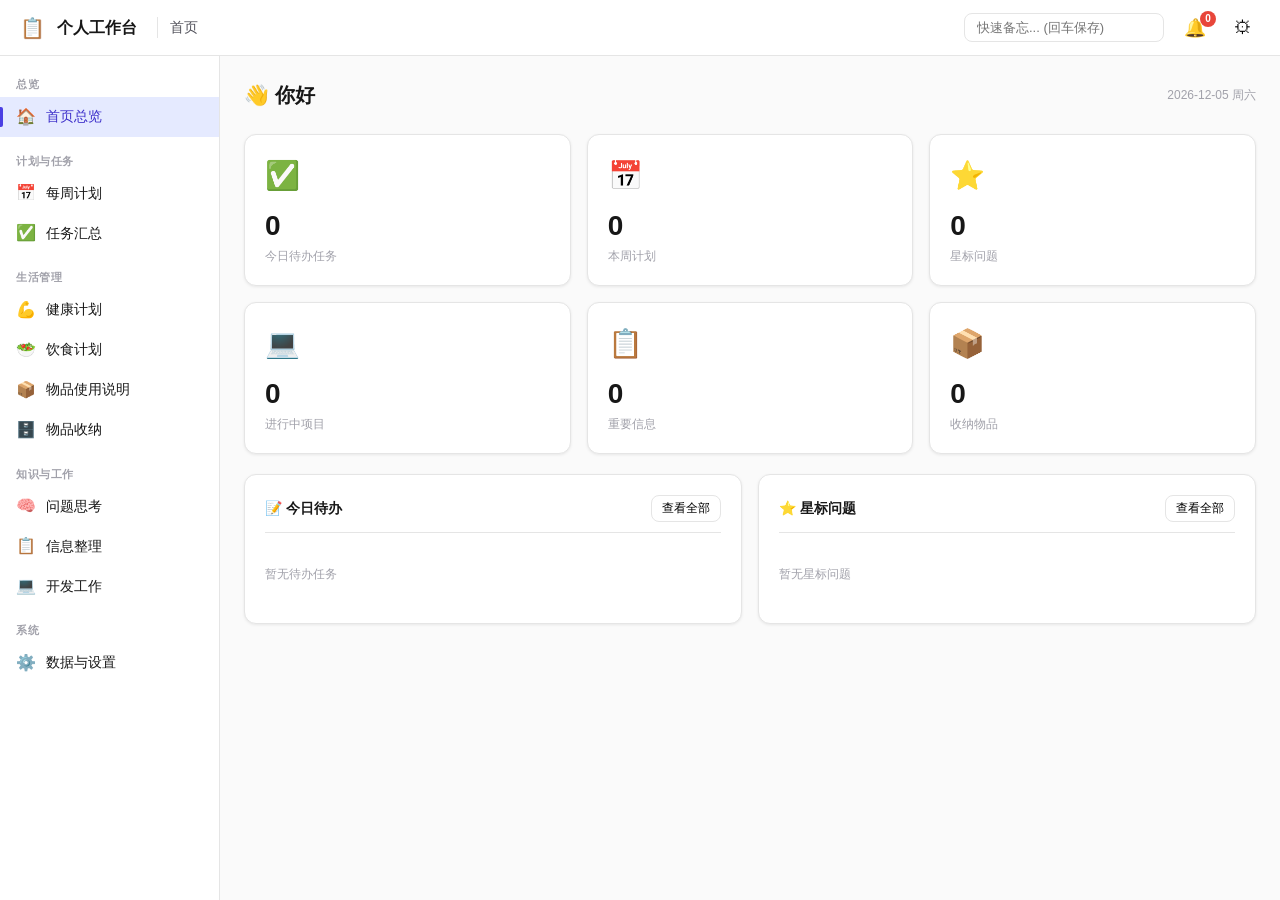
<file: 6aeed3367725e3d0b3f83de0/index.html>
<!DOCTYPE html>
<html lang="zh-CN">
<head>
    <meta charset="UTF-8">
    <meta name="viewport" content="width=device-width, initial-scale=1.0">
    <title>个人工作台</title>
    <link rel="stylesheet" href="css/style.css">
</head>
<body>
    <div id="app">
        <!-- 顶部工具栏 -->
        <header class="topbar">
            <div class="topbar-left">
                <span class="app-logo">📋</span>
                <span class="app-title">个人工作台</span>
                <span class="page-title" id="pageTitle">首页总览</span>
            </div>
            <div class="topbar-right">
                <div class="quick-memo">
                    <input type="text" id="quickMemoInput" placeholder="快速备忘... (回车保存)" />
                </div>
                <button class="icon-btn" id="reminderBtn" title="提醒">
                    🔔<span class="badge" id="reminderBadge">0</span>
                </button>
                <button class="icon-btn" id="settingsBtn" title="设置">⚙</button>
            </div>
        </header>

        <div class="main-container">
            <!-- 左侧导航栏 -->
            <nav class="sidebar" id="sidebar">
                <!-- 导航项由JS动态生成 -->
            </nav>

            <!-- 主内容区 -->
            <main class="content" id="mainContent">
                <!-- 模块内容由JS动态渲染 -->
            </main>
        </div>
    </div>

    <!-- 模态框容器 -->
    <div id="modalContainer"></div>

    <!-- 提示消息 -->
    <div id="toastContainer"></div>

    <script src="js/db.js"></script>
    <script src="js/router.js"></script>
    <script src="js/utils.js"></script>
    <script src="js/modules/settings.js"></script>
    <script src="js/modules/weekly.js"></script>
    <script src="js/modules/tasks.js"></script>
    <script src="js/modules/health.js"></script>
    <script src="js/modules/diet.js"></script>
    <script src="js/modules/knowledge.js"></script>
    <script src="js/modules/info.js"></script>
    <script src="js/modules/dev.js"></script>
    <script src="js/modules/items.js"></script>
    <script src="js/modules/storage.js"></script>
    <script src="js/modules/home.js"></script>
    <script src="js/app.js"></script>
</body>
</html>
</file>
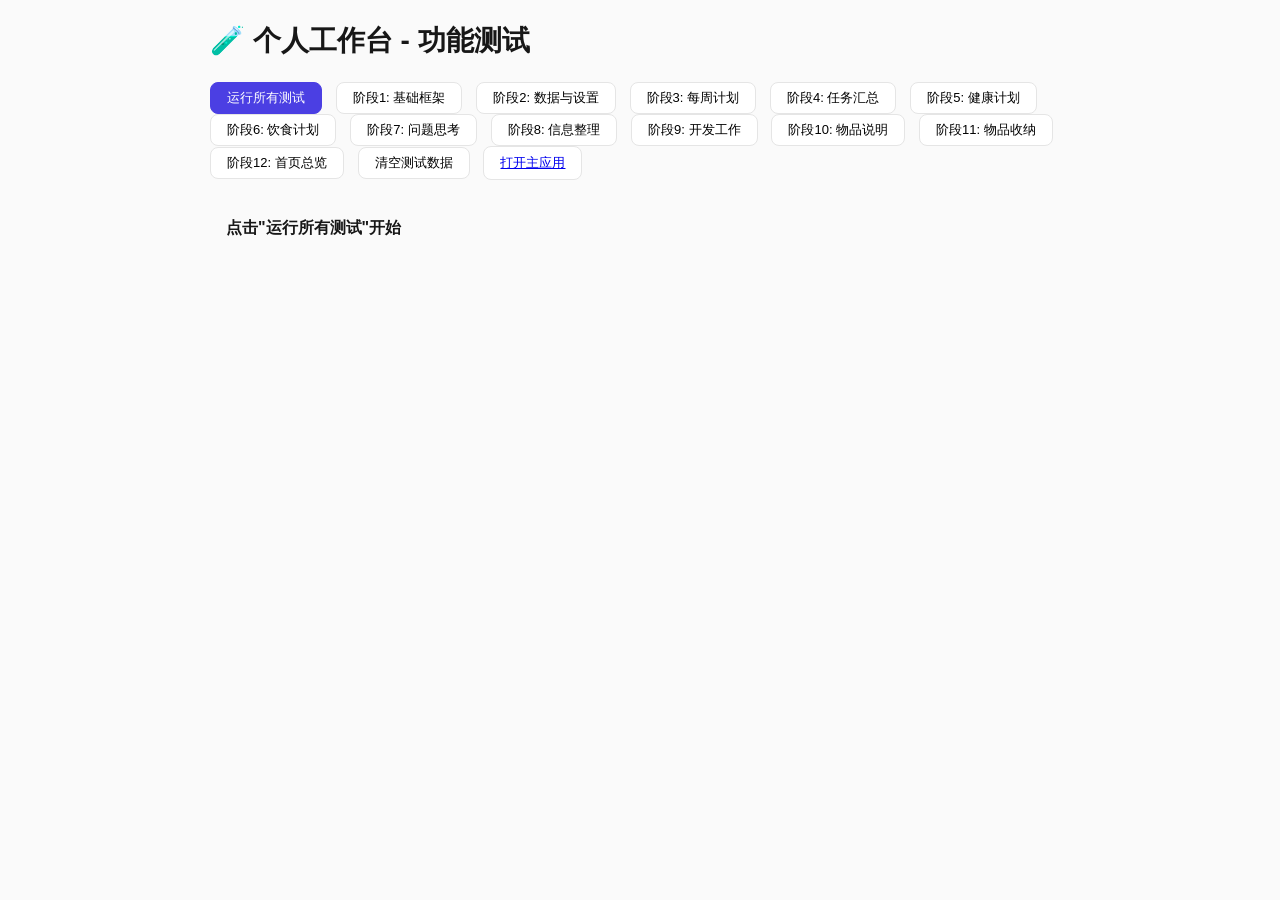
<file: 6aeed3367725e3d0b3f83de0/test.html>
<!DOCTYPE html>
<html lang="zh-CN">
<head>
    <meta charset="UTF-8">
    <meta name="viewport" content="width=device-width, initial-scale=1.0">
    <title>测试 - 个人工作台</title>
    <link rel="stylesheet" href="css/style.css">
    <style>
        .test-container {
            max-width: 900px;
            margin: 0 auto;
            padding: 20px;
        }
        .test-result {
            margin-bottom: 24px;
        }
        .test-phase {
            font-size: 16px;
            font-weight: 600;
            margin-bottom: 12px;
            padding-bottom: 8px;
            border-bottom: 2px solid var(--border);
        }
        .test-case {
            display: flex;
            align-items: center;
            gap: 10px;
            padding: 8px 12px;
            border-radius: var(--radius);
            margin-bottom: 4px;
            font-size: 13px;
        }
        .test-case.pass {
            background: #D1FAE5;
            color: #065F46;
        }
        .test-case.fail {
            background: #FEE2E2;
            color: #991B1B;
        }
        .test-case .status {
            font-weight: 600;
            min-width: 50px;
        }
        .test-summary {
            padding: 16px;
            border-radius: var(--radius-md);
            margin-bottom: 24px;
            font-weight: 600;
            font-size: 16px;
        }
        .test-summary.all-pass {
            background: #D1FAE5;
            color: #065F46;
        }
        .test-summary.has-fail {
            background: #FEE2E2;
            color: #991B1B;
        }
        .test-error {
            font-size: 12px;
            margin-left: 60px;
            font-family: monospace;
            white-space: pre-wrap;
        }
        .test-btn {
            margin-right: 10px;
        }
    </style>
</head>
<body>
    <div class="test-container">
        <h1 style="margin-bottom:20px;">🧪 个人工作台 - 功能测试</h1>

        <div style="margin-bottom:20px;">
            <button class="btn btn-primary test-btn" id="runAllBtn">运行所有测试</button>
            <button class="btn test-btn" id="runPhase1Btn">阶段1: 基础框架</button>
            <button class="btn test-btn" id="runPhase2Btn">阶段2: 数据与设置</button>
            <button class="btn test-btn" id="runPhase3Btn">阶段3: 每周计划</button>
            <button class="btn test-btn" id="runPhase4Btn">阶段4: 任务汇总</button>
            <button class="btn test-btn" id="runPhase5Btn">阶段5: 健康计划</button>
            <button class="btn test-btn" id="runPhase6Btn">阶段6: 饮食计划</button>
            <button class="btn test-btn" id="runPhase7Btn">阶段7: 问题思考</button>
            <button class="btn test-btn" id="runPhase8Btn">阶段8: 信息整理</button>
            <button class="btn test-btn" id="runPhase9Btn">阶段9: 开发工作</button>
            <button class="btn test-btn" id="runPhase10Btn">阶段10: 物品说明</button>
            <button class="btn test-btn" id="runPhase11Btn">阶段11: 物品收纳</button>
            <button class="btn test-btn" id="runPhase12Btn">阶段12: 首页总览</button>
            <button class="btn test-btn" id="clearTestDataBtn">清空测试数据</button>
            <a class="btn" href="index.html" target="_blank">打开主应用</a>
        </div>

        <div id="summary" class="test-summary">
            点击"运行所有测试"开始
        </div>

        <div id="results"></div>
    </div>

    <div id="toastContainer"></div>
    <div id="modalContainer"></div>

    <script src="js/db.js"></script>
    <script src="js/utils.js"></script>
    <script src="js/modules/settings.js"></script>
    <script src="js/modules/weekly.js"></script>
    <script src="js/modules/tasks.js"></script>
    <script src="js/modules/health.js"></script>
    <script src="js/modules/diet.js"></script>
    <script src="js/modules/knowledge.js"></script>
    <script src="js/modules/info.js"></script>
    <script src="js/modules/dev.js"></script>
    <script src="js/modules/items.js"></script>
    <script src="js/modules/storage.js"></script>
    <script src="js/modules/home.js"></script>
    <script src="js/tests.js"></script>
</body>
</html>
</file>
<file: 6aeed3367725e3d0b3f83de0/css/style.css>
/* ========== 基础重置 ========== */
* {
    margin: 0;
    padding: 0;
    box-sizing: border-box;
}

:root {
    --primary: #4B3FE3;
    --primary-light: #E5EAFF;
    --primary-dark: #3C2ECA;
    --success: #1DC981;
    --warning: #EFAA17;
    --danger: #E8463A;
    --info: #22A5F7;
    --text: #171717;
    --text-secondary: #52525B;
    --text-muted: #A1A1AA;
    --border: #E5E5E5;
    --border-light: #F0F0F0;
    --bg: #FAFAFA;
    --bg-card: #FFFFFF;
    --bg-hover: #F5F5F5;
    --bg-muted: #F0F0F0;
    --shadow: 0 1px 3px rgba(0,0,0,0.08);
    --shadow-md: 0 4px 12px rgba(0,0,0,0.1);
    --radius: 8px;
    --radius-md: 12px;
    --sidebar-width: 220px;
    --topbar-height: 56px;
}

body {
    font-family: -apple-system, BlinkMacSystemFont, "Segoe UI", "PingFang SC", "Microsoft YaHei", sans-serif;
    font-size: 14px;
    color: var(--text);
    background: var(--bg);
    line-height: 1.5;
    overflow: hidden;
}

/* ========== 整体布局 ========== */
#app {
    display: flex;
    flex-direction: column;
    height: 100vh;
    width: 100vw;
}

.main-container {
    display: flex;
    flex: 1;
    overflow: hidden;
}

/* ========== 顶部栏 ========== */
.topbar {
    height: var(--topbar-height);
    background: var(--bg-card);
    border-bottom: 1px solid var(--border);
    display: flex;
    align-items: center;
    justify-content: space-between;
    padding: 0 20px;
    flex-shrink: 0;
}

.topbar-left {
    display: flex;
    align-items: center;
    gap: 12px;
}

.app-logo {
    font-size: 20px;
}

.app-title {
    font-weight: 600;
    font-size: 16px;
}

.page-title {
    color: var(--text-secondary);
    font-size: 14px;
    margin-left: 8px;
    padding-left: 12px;
    border-left: 1px solid var(--border);
}

.topbar-right {
    display: flex;
    align-items: center;
    gap: 12px;
}

.quick-memo input {
    width: 200px;
    padding: 6px 12px;
    border: 1px solid var(--border);
    border-radius: var(--radius);
    font-size: 13px;
    outline: none;
    transition: border-color 0.2s;
}

.quick-memo input:focus {
    border-color: var(--primary);
}

.icon-btn {
    position: relative;
    background: none;
    border: none;
    font-size: 18px;
    cursor: pointer;
    padding: 4px 8px;
    border-radius: var(--radius);
    transition: background 0.2s;
}

.icon-btn:hover {
    background: var(--bg-hover);
}

.badge {
    position: absolute;
    top: -2px;
    right: -2px;
    background: var(--danger);
    color: white;
    font-size: 10px;
    font-weight: 600;
    min-width: 16px;
    height: 16px;
    border-radius: 8px;
    display: flex;
    align-items: center;
    justify-content: center;
    padding: 0 4px;
}

/* ========== 侧边栏 ========== */
.sidebar {
    width: var(--sidebar-width);
    background: var(--bg-card);
    border-right: 1px solid var(--border);
    overflow-y: auto;
    padding: 12px 0;
    flex-shrink: 0;
}

.nav-group {
    margin-bottom: 8px;
}

.nav-group-label {
    font-size: 11px;
    font-weight: 600;
    color: var(--text-muted);
    text-transform: uppercase;
    letter-spacing: 0.5px;
    padding: 8px 16px 4px;
}

.nav-item {
    display: flex;
    align-items: center;
    gap: 10px;
    padding: 8px 16px;
    cursor: pointer;
    transition: background 0.15s;
    position: relative;
    font-size: 14px;
}

.nav-item:hover {
    background: var(--bg-hover);
}

.nav-item.active {
    background: var(--primary-light);
    color: var(--primary-dark);
    font-weight: 500;
}

.nav-item.active::before {
    content: '';
    position: absolute;
    left: 0;
    top: 50%;
    transform: translateY(-50%);
    width: 3px;
    height: 20px;
    background: var(--primary);
    border-radius: 0 2px 2px 0;
}

.nav-icon {
    font-size: 16px;
    width: 20px;
    text-align: center;
}

.nav-label {
    flex: 1;
}

.nav-badge {
    background: var(--danger);
    color: white;
    font-size: 10px;
    font-weight: 600;
    min-width: 18px;
    height: 18px;
    border-radius: 9px;
    display: flex;
    align-items: center;
    justify-content: center;
    padding: 0 5px;
}

/* ========== 主内容区 ========== */
.content {
    flex: 1;
    overflow-y: auto;
    padding: 24px;
}

.page-header {
    display: flex;
    align-items: center;
    justify-content: space-between;
    margin-bottom: 24px;
}

.page-title-lg {
    font-size: 20px;
    font-weight: 600;
}

.btn {
    padding: 6px 16px;
    border: 1px solid var(--border);
    border-radius: var(--radius);
    background: var(--bg-card);
    font-size: 13px;
    cursor: pointer;
    transition: all 0.2s;
    display: inline-flex;
    align-items: center;
    gap: 6px;
}

.btn:hover {
    background: var(--bg-hover);
}

.btn-primary {
    background: var(--primary);
    border-color: var(--primary);
    color: white;
}

.btn-primary:hover {
    background: var(--primary-dark);
    border-color: var(--primary-dark);
}

.btn-danger {
    background: var(--danger);
    border-color: var(--danger);
    color: white;
}

.btn-danger:hover {
    opacity: 0.9;
}

.btn-sm {
    padding: 4px 10px;
    font-size: 12px;
}

/* ========== 卡片 ========== */
.card {
    background: var(--bg-card);
    border: 1px solid var(--border);
    border-radius: var(--radius-md);
    padding: 20px;
    box-shadow: var(--shadow);
}

.card-header {
    display: flex;
    align-items: center;
    justify-content: space-between;
    margin-bottom: 16px;
}

.card-title {
    font-size: 15px;
    font-weight: 600;
}

.card-more {
    font-size: 13px;
    color: var(--primary);
    cursor: pointer;
}

.card-more:hover {
    text-decoration: underline;
}

/* ========== 标签 ========== */
.tag {
    display: inline-block;
    padding: 2px 8px;
    border-radius: 10px;
    font-size: 11px;
    font-weight: 500;
}

.tag-high {
    background: #FEE2E2;
    color: var(--danger);
}

.tag-mid {
    background: #FEF3C7;
    color: #D97706;
}

.tag-low {
    background: #D1FAE5;
    color: #059669;
}

.tag-weekly {
    background: var(--primary-light);
    color: var(--primary-dark);
}

.tag-dev {
    background: #DBEAFE;
    color: #2563EB;
}

.tag-health {
    background: #D1FAE5;
    color: #059669;
}

.tag-diet {
    background: #FEF3C7;
    color: #D97706;
}

.tag-items {
    background: #E5E7EB;
    color: #4B5563;
}

.tag-uncategorized {
    background: #F3E8FF;
    color: #7C3AED;
}

/* ========== 模态框 ========== */
.modal-overlay {
    position: fixed;
    top: 0;
    left: 0;
    right: 0;
    bottom: 0;
    background: rgba(0, 0, 0, 0.5);
    display: flex;
    align-items: center;
    justify-content: center;
    z-index: 1000;
}

.modal {
    background: var(--bg-card);
    border-radius: var(--radius-md);
    box-shadow: var(--shadow-md);
    max-width: 600px;
    width: 90%;
    max-height: 85vh;
    overflow-y: auto;
}

.modal-header {
    display: flex;
    align-items: center;
    justify-content: space-between;
    padding: 16px 20px;
    border-bottom: 1px solid var(--border);
}

.modal-title {
    font-size: 16px;
    font-weight: 600;
}

.modal-close {
    background: none;
    border: none;
    font-size: 20px;
    cursor: pointer;
    color: var(--text-secondary);
    padding: 4px;
    line-height: 1;
}

.modal-close:hover {
    color: var(--text);
}

.modal-body {
    padding: 20px;
}

.modal-footer {
    display: flex;
    justify-content: flex-end;
    gap: 10px;
    padding: 16px 20px;
    border-top: 1px solid var(--border);
}

/* ========== 表单 ========== */
.form-group {
    margin-bottom: 16px;
}

.form-label {
    display: block;
    font-size: 13px;
    font-weight: 500;
    margin-bottom: 6px;
    color: var(--text);
}

.form-input,
.form-textarea,
.form-select {
    width: 100%;
    padding: 8px 12px;
    border: 1px solid var(--border);
    border-radius: var(--radius);
    font-size: 13px;
    outline: none;
    transition: border-color 0.2s;
    font-family: inherit;
}

.form-input:focus,
.form-textarea:focus,
.form-select:focus {
    border-color: var(--primary);
}

.form-textarea {
    resize: vertical;
    min-height: 80px;
}

.form-row {
    display: flex;
    gap: 12px;
}

.form-row .form-group {
    flex: 1;
}

/* ========== Toast 提示 ========== */
#toastContainer {
    position: fixed;
    top: 70px;
    right: 20px;
    z-index: 2000;
    display: flex;
    flex-direction: column;
    gap: 8px;
}

.toast {
    padding: 10px 16px;
    border-radius: var(--radius);
    color: white;
    font-size: 13px;
    box-shadow: var(--shadow-md);
    animation: slideIn 0.3s ease;
}

.toast-success {
    background: var(--success);
}

.toast-error {
    background: var(--danger);
}

.toast-warning {
    background: var(--warning);
}

.toast-info {
    background: var(--info);
}

@keyframes slideIn {
    from {
        transform: translateX(100%);
        opacity: 0;
    }
    to {
        transform: translateX(0);
        opacity: 1;
    }
}

/* ========== 空状态 ========== */
.empty-state {
    text-align: center;
    padding: 40px 20px;
    color: var(--text-muted);
}

.empty-state-icon {
    font-size: 40px;
    margin-bottom: 12px;
}

.empty-state-text {
    font-size: 13px;
}

/* ========== 列表项 ========== */
.list-item {
    display: flex;
    align-items: center;
    padding: 10px 12px;
    border-radius: var(--radius);
    cursor: pointer;
    transition: background 0.15s;
    gap: 10px;
}

.list-item:hover {
    background: var(--bg-hover);
}

/* ========== Tab 标签 ========== */
.tabs {
    display: flex;
    border-bottom: 1px solid var(--border);
    margin-bottom: 20px;
    gap: 0;
}

.tab {
    padding: 10px 16px;
    cursor: pointer;
    font-size: 13px;
    color: var(--text-secondary);
    border-bottom: 2px solid transparent;
    margin-bottom: -1px;
    transition: all 0.2s;
}

.tab:hover {
    color: var(--text);
}

.tab.active {
    color: var(--primary);
    border-bottom-color: var(--primary);
    font-weight: 500;
}

/* ========== 复选框 ========== */
.checkbox {
    width: 16px;
    height: 16px;
    border: 1.5px solid var(--text-muted);
    border-radius: 3px;
    cursor: pointer;
    display: flex;
    align-items: center;
    justify-content: center;
    flex-shrink: 0;
    transition: all 0.15s;
}

.checkbox.checked {
    background: var(--success);
    border-color: var(--success);
}

.checkbox.checked::after {
    content: '✓';
    color: white;
    font-size: 10px;
    font-weight: bold;
}

/* ========== 拖拽 ========== */
.draggable {
    cursor: grab;
}

.draggable:active {
    cursor: grabbing;
}

.dragging {
    opacity: 0.5;
}

.drop-zone.drag-over {
    background: var(--primary-light);
    border-color: var(--primary);
}

/* ========== 网格布局 ========== */
.grid-2 {
    display: grid;
    grid-template-columns: 1fr 1fr;
    gap: 16px;
}

.grid-3 {
    display: grid;
    grid-template-columns: repeat(3, 1fr);
    gap: 16px;
}

.grid-4 {
    display: grid;
    grid-template-columns: repeat(4, 1fr);
    gap: 16px;
}

/* ========== 工具类 ========== */
.flex { display: flex; }
.flex-1 { flex: 1; }
.items-center { align-items: center; }
.justify-between { justify-content: space-between; }
.gap-8 { gap: 8px; }
.gap-12 { gap: 12px; }
.gap-16 { gap: 16px; }
.mb-8 { margin-bottom: 8px; }
.mb-12 { margin-bottom: 12px; }
.mb-16 { margin-bottom: 16px; }
.mb-24 { margin-bottom: 24px; }
.mt-8 { margin-top: 8px; }
.mt-16 { margin-top: 16px; }
.text-sm { font-size: 12px; }
.text-muted { color: var(--text-muted); }
.text-secondary { color: var(--text-secondary); }
.font-medium { font-weight: 500; }
.font-semibold { font-weight: 600; }
.truncate {
    overflow: hidden;
    text-overflow: ellipsis;
    white-space: nowrap;
}

/* 滚动条样式 */
::-webkit-scrollbar {
    width: 6px;
    height: 6px;
}

::-webkit-scrollbar-track {
    background: transparent;
}

::-webkit-scrollbar-thumb {
    background: var(--border);
    border-radius: 3px;
}

::-webkit-scrollbar-thumb:hover {
    background: var(--text-muted);
}
</file>
